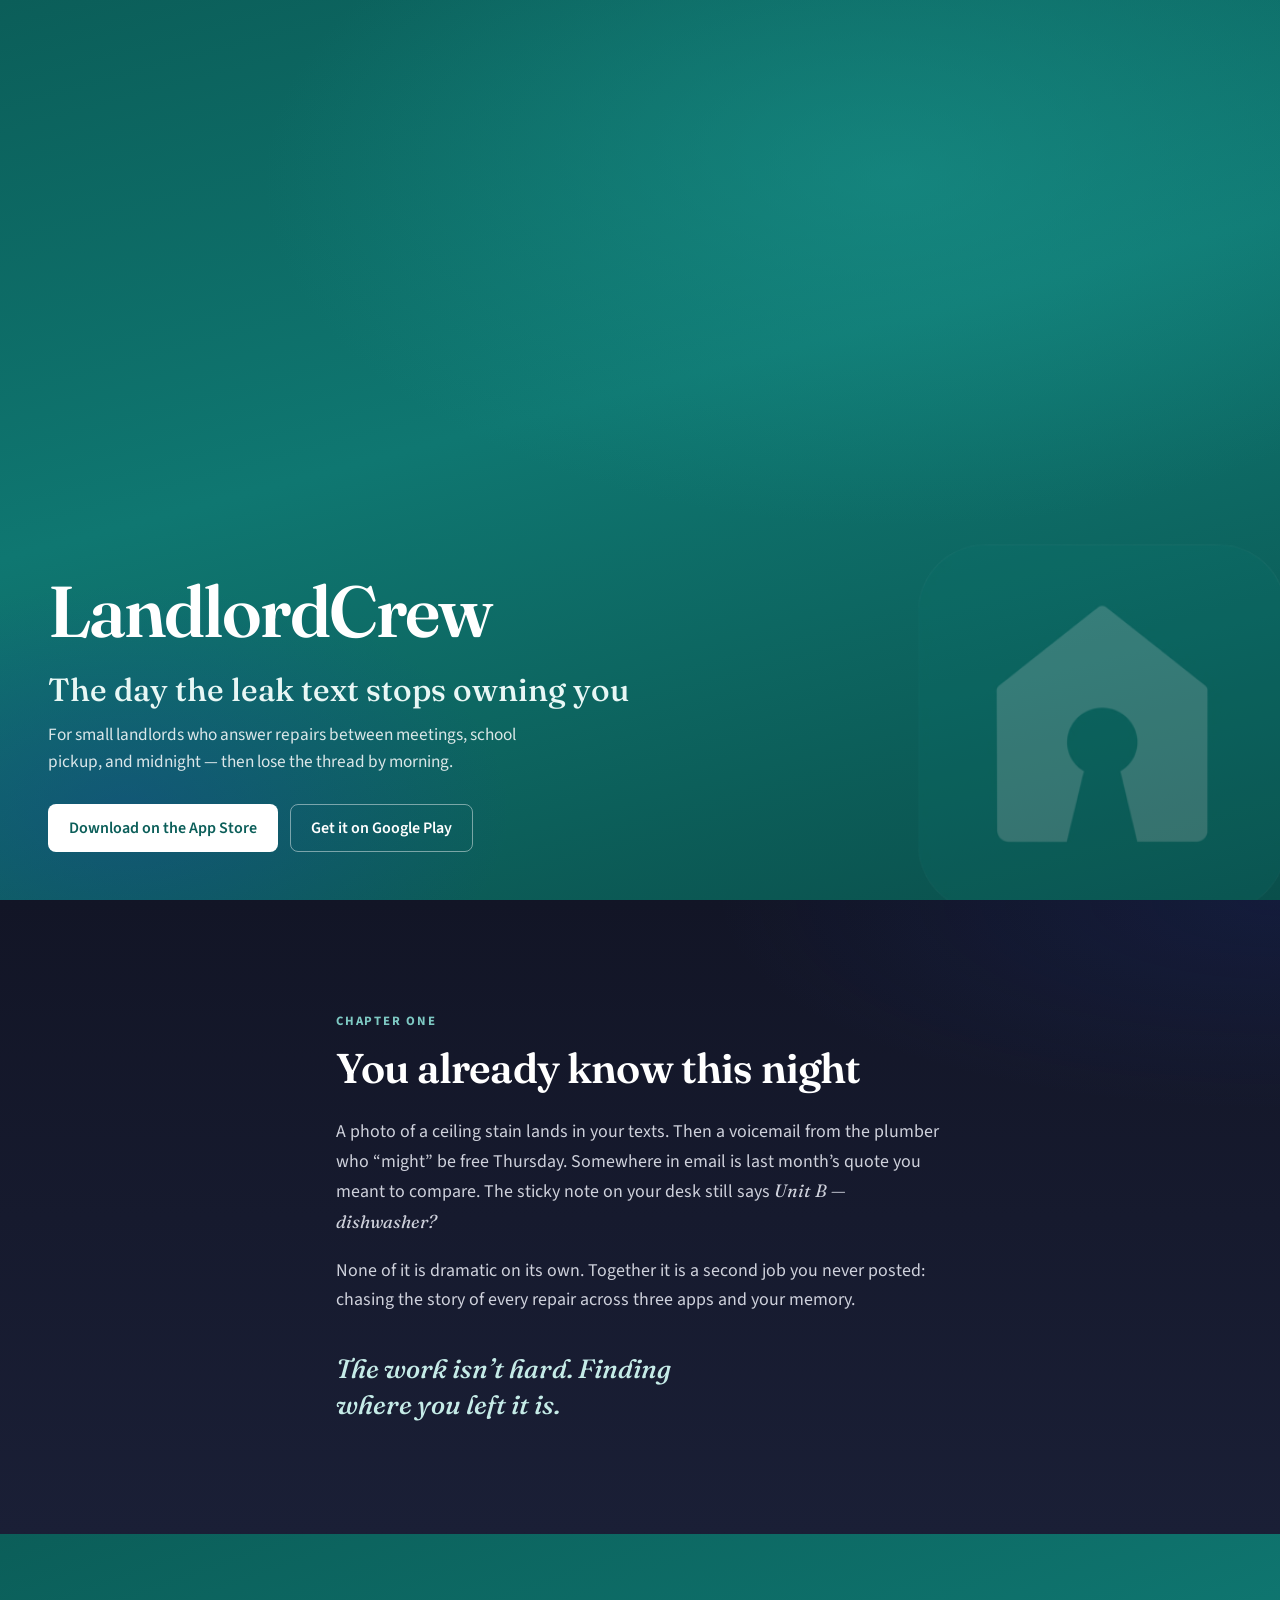
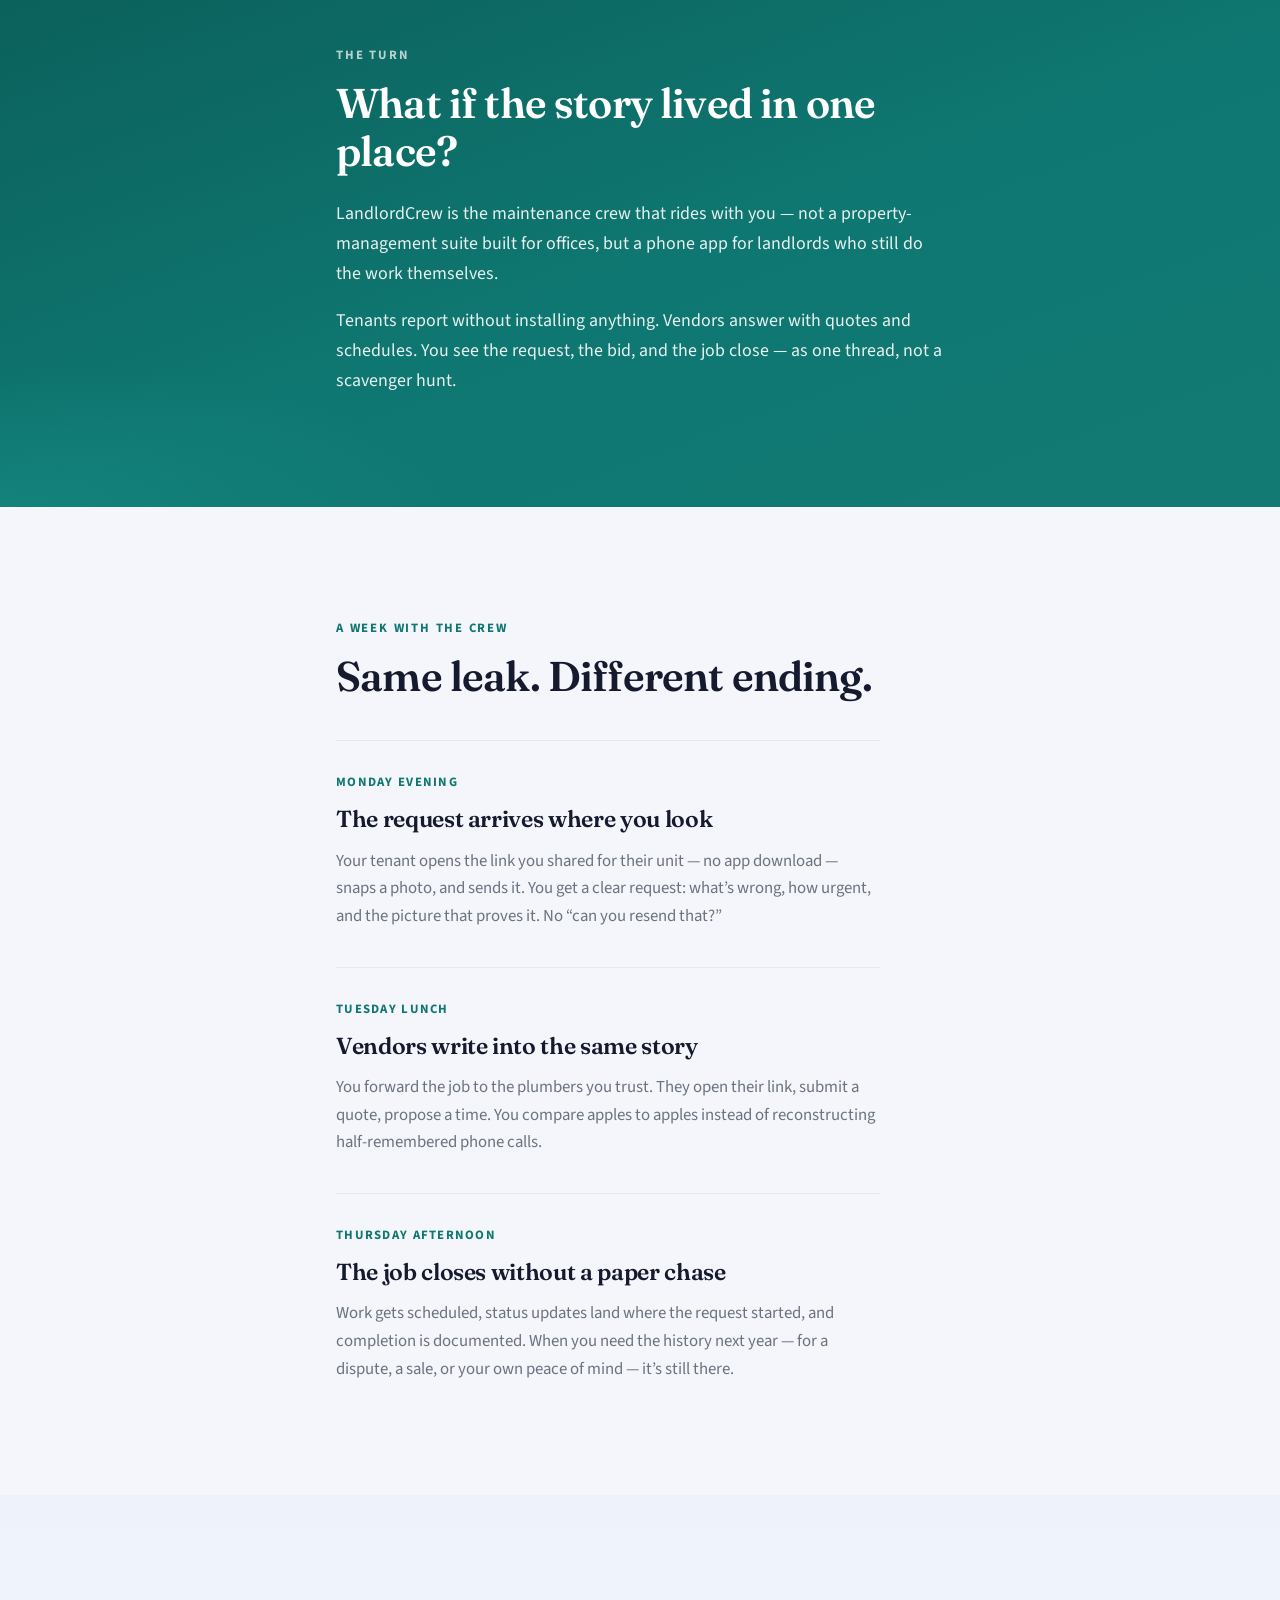
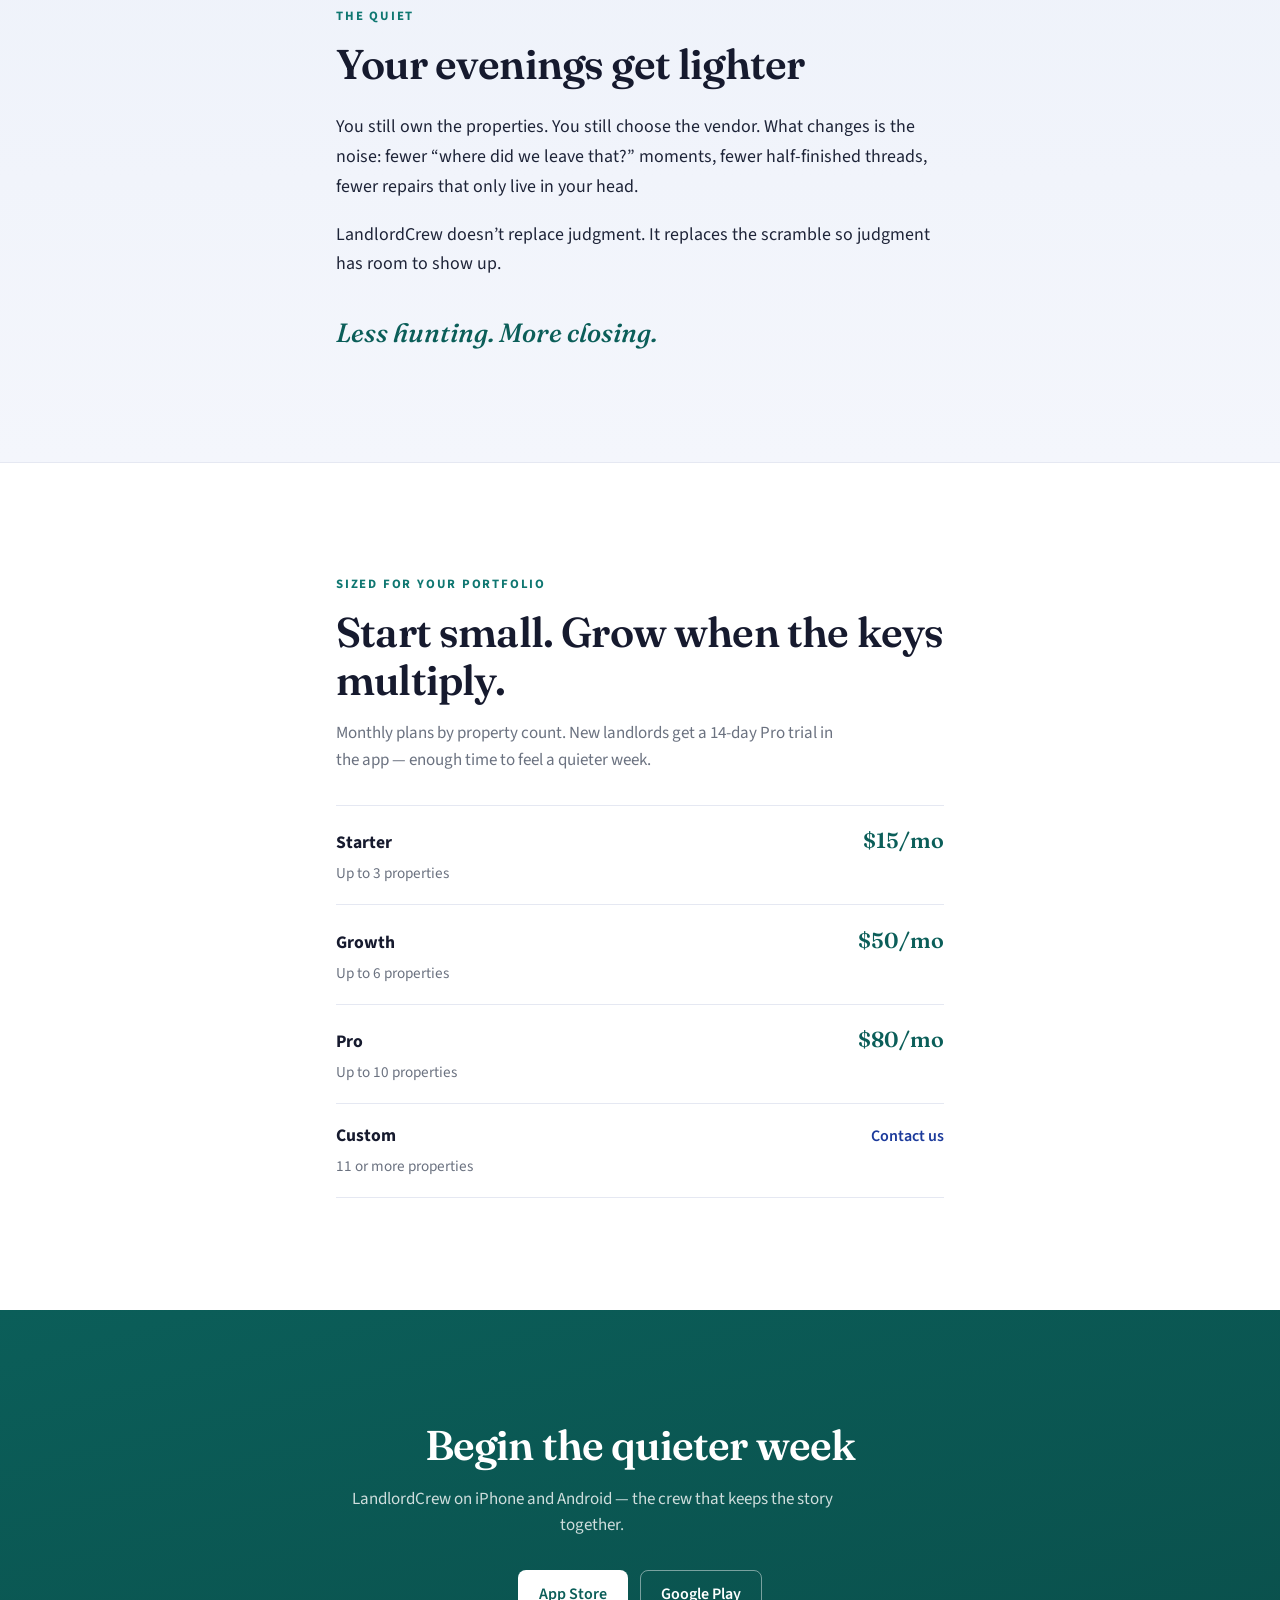
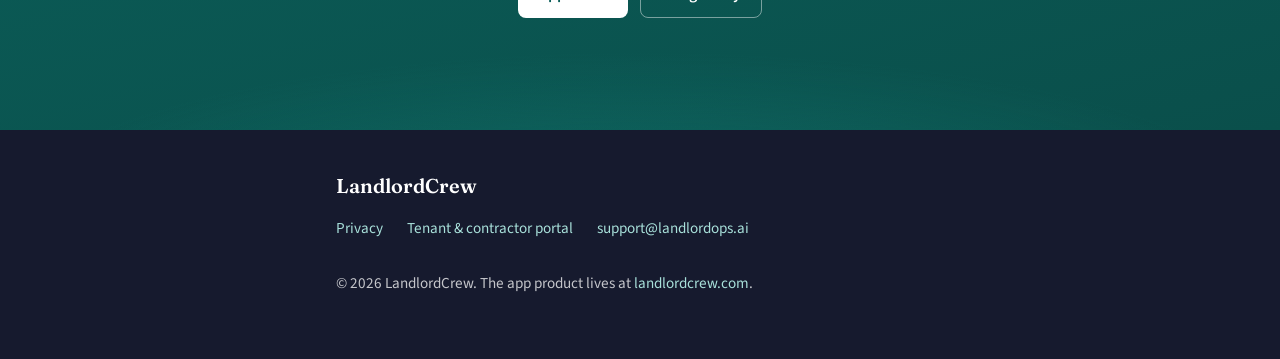
<file: index.html>
<!DOCTYPE html>
<html lang="en">
  <head>
    <meta charset="utf-8" />
    <meta name="viewport" content="width=device-width, initial-scale=1" />
    <title>LandlordCrew — The day the leak text stops owning you</title>
    <meta
      name="description"
      content="LandlordCrew is the maintenance crew in your pocket: tenants report issues, vendors quote, jobs close — so small landlords stop chasing repairs through texts and sticky notes."
    />
    <link rel="canonical" href="https://govikan.github.io/landlordcrew-site/" />
    <meta name="theme-color" content="#0F7771" />
    <meta name="robots" content="index, follow" />

    <meta property="og:type" content="website" />
    <meta property="og:site_name" content="LandlordCrew" />
    <meta
      property="og:title"
      content="LandlordCrew — The day the leak text stops owning you"
    />
    <meta
      property="og:description"
      content="A story of how small landlords take back evenings from scattered repair chaos — with one app for requests, quotes, and jobs."
    />
    <meta
      property="og:url"
      content="https://govikan.github.io/landlordcrew-site/"
    />
    <meta
      property="og:image"
      content="https://govikan.github.io/landlordcrew-site/assets/og-image.png"
    />
    <meta property="og:image:width" content="1200" />
    <meta property="og:image:height" content="630" />
    <meta name="twitter:card" content="summary_large_image" />
    <meta
      name="twitter:title"
      content="LandlordCrew — The day the leak text stops owning you"
    />
    <meta
      name="twitter:description"
      content="Take back evenings from repair chaos. Requests, quotes, and jobs — on iPhone and Android."
    />
    <meta
      name="twitter:image"
      content="https://govikan.github.io/landlordcrew-site/assets/og-image.png"
    />

    <link rel="icon" type="image/png" sizes="32x32" href="./assets/favicon-32.png" />
    <link rel="apple-touch-icon" href="./assets/apple-touch-icon.png" />

    <link rel="preconnect" href="https://fonts.googleapis.com" />
    <link rel="preconnect" href="https://fonts.gstatic.com" crossorigin />
    <link
      href="https://fonts.googleapis.com/css2?family=Fraunces:opsz,wght@9..144,500;600;700&family=Source+Sans+3:wght@400;600;700&display=swap"
      rel="stylesheet"
    />
    <link rel="stylesheet" href="./css/styles.css" />

    <script type="application/ld+json">
      {
        "@context": "https://schema.org",
        "@graph": [
          {
            "@type": "Organization",
            "name": "LandlordCrew",
            "url": "https://govikan.github.io/landlordcrew-site/",
            "logo": "https://govikan.github.io/landlordcrew-site/assets/logo-512.png",
            "email": "support@landlordops.ai"
          },
          {
            "@type": "SoftwareApplication",
            "name": "LandlordCrew",
            "operatingSystem": "iOS",
            "applicationCategory": "BusinessApplication",
            "description": "Property maintenance management for small landlords — tenant requests, vendor quotes, and jobs.",
            "offers": {
              "@type": "AggregateOffer",
              "lowPrice": "15",
              "highPrice": "80",
              "priceCurrency": "USD",
              "offerCount": "3"
            },
            "url": "https://apps.apple.com/app/id6822991206"
          },
          {
            "@type": "SoftwareApplication",
            "name": "LandlordCrew",
            "operatingSystem": "Android",
            "applicationCategory": "BusinessApplication",
            "description": "Property maintenance management for small landlords — tenant requests, vendor quotes, and jobs.",
            "offers": {
              "@type": "AggregateOffer",
              "lowPrice": "15",
              "highPrice": "80",
              "priceCurrency": "USD",
              "offerCount": "3"
            },
            "url": "https://play.google.com/store/apps/details?id=ai.landlordops.landlordops_app"
          },
          {
            "@type": "WebSite",
            "name": "LandlordCrew",
            "url": "https://govikan.github.io/landlordcrew-site/",
            "description": "Discover LandlordCrew for iPhone and Android."
          }
        ]
      }
    </script>
  </head>
  <body>
    <header class="hero">
      <div class="hero-wash" aria-hidden="true"></div>
      <img
        class="hero-mark"
        src="./assets/logo-512.png"
        width="512"
        height="512"
        alt=""
        aria-hidden="true"
      />
      <div class="hero-inner">
        <p class="brand">LandlordCrew</p>
        <h1 class="headline">The day the leak text stops owning you</h1>
        <p class="lede">
          For small landlords who answer repairs between meetings, school
          pickup, and midnight — then lose the thread by morning.
        </p>
        <div class="cta-row">
          <a
            class="cta cta-primary"
            data-store="apple"
            href="https://apps.apple.com/app/id6822991206"
            rel="noopener noreferrer"
            >Download on the App Store</a
          >
          <a
            class="cta cta-secondary"
            data-store="google"
            href="https://play.google.com/store/apps/details?id=ai.landlordops.landlordops_app"
            rel="noopener noreferrer"
            >Get it on Google Play</a
          >
        </div>
      </div>
    </header>

    <main>
      <section class="chapter chapter-night" id="the-mess" aria-labelledby="mess-heading">
        <div class="chapter-inner reveal">
          <p class="chapter-label">Chapter one</p>
          <h2 id="mess-heading">You already know this night</h2>
          <div class="prose">
            <p>
              A photo of a ceiling stain lands in your texts. Then a voicemail
              from the plumber who “might” be free Thursday. Somewhere in email
              is last month’s quote you meant to compare. The sticky note on
              your desk still says <em>Unit B — dishwasher?</em>
            </p>
            <p>
              None of it is dramatic on its own. Together it is a second job
              you never posted: chasing the story of every repair across three
              apps and your memory.
            </p>
          </div>
          <blockquote class="pull">
            The work isn’t hard. Finding where you left it is.
          </blockquote>
        </div>
      </section>

      <section class="chapter chapter-turn" id="the-turn" aria-labelledby="turn-heading">
        <div class="chapter-inner reveal">
          <p class="chapter-label">The turn</p>
          <h2 id="turn-heading">What if the story lived in one place?</h2>
          <div class="prose prose-on-teal">
            <p>
              LandlordCrew is the maintenance crew that rides with you —
              not a property-management suite built for offices, but a phone
              app for landlords who still do the work themselves.
            </p>
            <p>
              Tenants report without installing anything. Vendors answer with
              quotes and schedules. You see the request, the bid, and the job
              close — as one thread, not a scavenger hunt.
            </p>
          </div>
        </div>
      </section>

      <section class="chapter chapter-journey" id="a-week" aria-labelledby="week-heading">
        <div class="chapter-inner">
          <p class="chapter-label reveal">A week with the crew</p>
          <h2 id="week-heading" class="reveal">Same leak. Different ending.</h2>

          <ol class="scenes">
            <li class="scene reveal">
              <time class="scene-when" datetime="">Monday evening</time>
              <h3>The request arrives where you look</h3>
              <p>
                Your tenant opens the link you shared for their unit — no app
                download — snaps a photo, and sends it. You get a clear
                request: what’s wrong, how urgent, and the picture that proves
                it. No “can you resend that?”
              </p>
            </li>
            <li class="scene reveal">
              <time class="scene-when" datetime="">Tuesday lunch</time>
              <h3>Vendors write into the same story</h3>
              <p>
                You forward the job to the plumbers you trust. They open their
                link, submit a quote, propose a time. You compare apples to
                apples instead of reconstructing half-remembered phone calls.
              </p>
            </li>
            <li class="scene reveal">
              <time class="scene-when" datetime="">Thursday afternoon</time>
              <h3>The job closes without a paper chase</h3>
              <p>
                Work gets scheduled, status updates land where the request
                started, and completion is documented. When you need the
                history next year — for a dispute, a sale, or your own peace of
                mind — it’s still there.
              </p>
            </li>
          </ol>
        </div>
      </section>

      <section class="chapter chapter-quiet" id="the-quiet" aria-labelledby="quiet-heading">
        <div class="chapter-inner reveal">
          <p class="chapter-label">The quiet</p>
          <h2 id="quiet-heading">Your evenings get lighter</h2>
          <div class="prose">
            <p>
              You still own the properties. You still choose the vendor. What
              changes is the noise: fewer “where did we leave that?” moments,
              fewer half-finished threads, fewer repairs that only live in your
              head.
            </p>
            <p>
              LandlordCrew doesn’t replace judgment. It replaces the scramble
              so judgment has room to show up.
            </p>
          </div>
          <blockquote class="pull pull-teal">
            Less hunting. More closing.
          </blockquote>
        </div>
      </section>

      <section class="chapter chapter-plans" id="plans" aria-labelledby="plans-heading">
        <div class="chapter-inner reveal">
          <p class="chapter-label">Sized for your portfolio</p>
          <h2 id="plans-heading">Start small. Grow when the keys multiply.</h2>
          <p class="support">
            Monthly plans by property count. New landlords get a 14-day Pro
            trial in the app — enough time to feel a quieter week.
          </p>
          <ul class="plans">
            <li>
              <span class="name">Starter</span>
              <span class="detail">Up to 3 properties</span>
              <span class="price">$15/mo</span>
            </li>
            <li>
              <span class="name">Growth</span>
              <span class="detail">Up to 6 properties</span>
              <span class="price">$50/mo</span>
            </li>
            <li>
              <span class="name">Pro</span>
              <span class="detail">Up to 10 properties</span>
              <span class="price">$80/mo</span>
            </li>
            <li class="custom">
              <span class="name">Custom</span>
              <span class="detail">11 or more properties</span>
              <span class="price"
                ><a href="mailto:support@landlordops.ai">Contact us</a></span
              >
            </li>
          </ul>
        </div>
      </section>

      <section class="chapter chapter-close" id="begin" aria-labelledby="begin-heading">
        <div class="chapter-inner reveal">
          <h2 id="begin-heading">Begin the quieter week</h2>
          <p class="support support-center">
            LandlordCrew on iPhone and Android — the crew that keeps the story
            together.
          </p>
          <div class="cta-row cta-row-center">
            <a
              class="cta cta-primary"
              data-store="apple"
              href="https://apps.apple.com/app/id6822991206"
              rel="noopener noreferrer"
              >App Store</a
            >
            <a
              class="cta cta-on-dark"
              data-store="google"
              href="https://play.google.com/store/apps/details?id=ai.landlordops.landlordops_app"
              rel="noopener noreferrer"
              >Google Play</a
            >
          </div>
        </div>
      </section>
    </main>

    <footer class="site-footer">
      <div class="footer-inner">
        <div class="brand-sm">LandlordCrew</div>
        <nav aria-label="Footer">
          <a href="https://landlordcrew.com/privacy">Privacy</a>
          <a href="https://landlordcrew.com/portal">Tenant &amp; contractor portal</a>
          <a href="mailto:support@landlordops.ai">support@landlordops.ai</a>
        </nav>
        <p>
          © <span id="year"></span> LandlordCrew. The app product lives at
          <a href="https://landlordcrew.com">landlordcrew.com</a>.
        </p>
      </div>
    </footer>

    <script>
      document.getElementById("year").textContent = String(
        new Date().getFullYear()
      );
    </script>
    <script src="./js/site.js" defer></script>
  </body>
</html>
</file>
<file: css/styles.css>
/* LandlordCrew marketing — brand teal from the mobile app */
:root {
  --teal: #0f7771;
  --teal-dark: #0b5e59;
  --teal-bright: #1a948c;
  --navy: #1b3a9b;
  --canvas: #f4f6fc;
  --ink: #161a2e;
  --ink-soft: #1e2438;
  --muted: #6b7280;
  --muted-on-dark: #9aa2b8;
  --white: #ffffff;
  --border: #e5e8f2;
  --font-display: "Fraunces", Georgia, "Times New Roman", serif;
  --font-body: "Source Sans 3", "Source Sans Pro", system-ui, sans-serif;
}

*,
*::before,
*::after {
  box-sizing: border-box;
}

html {
  scroll-behavior: smooth;
}

@media (prefers-reduced-motion: reduce) {
  html {
    scroll-behavior: auto;
  }
  .hero-wash,
  .reveal,
  .cta {
    animation: none !important;
    transition: none !important;
    opacity: 1 !important;
    transform: none !important;
  }
}

body {
  margin: 0;
  color: var(--ink);
  background: var(--canvas);
  font-family: var(--font-body);
  font-size: 1.0625rem;
  line-height: 1.55;
  -webkit-font-smoothing: antialiased;
}

img {
  max-width: 100%;
  height: auto;
  display: block;
}

a {
  color: var(--teal-dark);
}

em {
  font-style: italic;
  font-family: var(--font-display);
}

/* —— Hero: one full-bleed composition —— */
.hero {
  position: relative;
  min-height: 100svh;
  display: flex;
  flex-direction: column;
  justify-content: flex-end;
  padding: clamp(1.5rem, 4vw, 3rem);
  color: var(--white);
  overflow: hidden;
}

.hero-wash {
  position: absolute;
  inset: 0;
  z-index: 0;
  background:
    radial-gradient(ellipse 90% 70% at 70% 20%, rgba(26, 148, 140, 0.55), transparent 55%),
    radial-gradient(ellipse 60% 50% at 10% 90%, rgba(27, 58, 155, 0.35), transparent 50%),
    linear-gradient(165deg, var(--teal-dark) 0%, var(--teal) 45%, #0a4f4b 100%);
  animation: wash-in 1.1s ease-out both;
}

.hero-mark {
  position: absolute;
  right: -8%;
  bottom: -12%;
  width: min(72vw, 560px);
  opacity: 0.18;
  pointer-events: none;
  z-index: 1;
  animation: mark-in 1.2s ease-out 0.15s both;
}

.hero-inner {
  position: relative;
  z-index: 2;
  max-width: 38rem;
}

.brand {
  margin: 0 0 1.25rem;
  font-family: var(--font-display);
  font-size: clamp(2.75rem, 9vw, 4.5rem);
  font-weight: 600;
  letter-spacing: -0.03em;
  line-height: 1.05;
}

.headline {
  margin: 0 0 0.85rem;
  font-family: var(--font-display);
  font-size: clamp(1.45rem, 3.8vw, 2rem);
  font-weight: 500;
  line-height: 1.22;
  color: #e8f7f5;
}

.lede {
  margin: 0 0 1.75rem;
  font-size: 1.08rem;
  color: rgba(255, 255, 255, 0.85);
  max-width: 30rem;
}

.cta-row {
  display: flex;
  flex-wrap: wrap;
  gap: 0.75rem;
}

.cta-row-center {
  justify-content: center;
}

.cta {
  display: inline-flex;
  align-items: center;
  justify-content: center;
  gap: 0.5rem;
  min-height: 3rem;
  padding: 0.65rem 1.25rem;
  border-radius: 0.5rem;
  font-family: var(--font-body);
  font-size: 1rem;
  font-weight: 600;
  text-decoration: none;
  border: 1px solid transparent;
  transition: transform 0.2s ease, background 0.2s ease, border-color 0.2s ease;
}

.cta:hover {
  transform: translateY(-2px);
}

.cta:focus-visible {
  outline: 2px solid #fff;
  outline-offset: 3px;
}

.cta-primary {
  background: var(--white);
  color: var(--teal-dark);
}

.cta-primary:hover {
  background: #f0faf9;
}

.cta-secondary {
  background: transparent;
  color: var(--white);
  border-color: rgba(255, 255, 255, 0.45);
}

.cta-secondary:hover {
  background: rgba(255, 255, 255, 0.1);
  border-color: rgba(255, 255, 255, 0.75);
}

.cta-on-dark {
  background: transparent;
  color: var(--white);
  border-color: rgba(255, 255, 255, 0.45);
}

.cta-on-dark:hover {
  background: rgba(255, 255, 255, 0.1);
}

/* —— Story chapters —— */
.chapter {
  padding: clamp(4rem, 10vw, 7rem) clamp(1.5rem, 4vw, 3rem);
  position: relative;
}

.chapter-inner {
  max-width: 38rem;
  margin: 0 auto;
}

.chapter-label {
  margin: 0 0 0.85rem;
  font-size: 0.8rem;
  font-weight: 700;
  letter-spacing: 0.14em;
  text-transform: uppercase;
  color: var(--teal);
}

.chapter h2 {
  margin: 0 0 1.5rem;
  font-family: var(--font-display);
  font-size: clamp(1.85rem, 4.5vw, 2.6rem);
  font-weight: 600;
  letter-spacing: -0.02em;
  line-height: 1.15;
  color: var(--ink);
}

.chapter .support {
  margin: -0.5rem 0 2rem;
  color: var(--muted);
  max-width: 32rem;
}

.support-center {
  margin-left: auto;
  margin-right: auto;
  text-align: center;
}

.prose p {
  margin: 0 0 1.15rem;
  font-size: 1.12rem;
  line-height: 1.65;
  color: var(--ink-soft);
}

.prose p:last-child {
  margin-bottom: 0;
}

.pull {
  margin: 2.25rem 0 0;
  padding: 0;
  border: none;
  font-family: var(--font-display);
  font-size: clamp(1.35rem, 3vw, 1.65rem);
  font-weight: 500;
  font-style: italic;
  line-height: 1.35;
  color: var(--ink);
  max-width: 22rem;
}

.pull-teal {
  color: var(--teal-dark);
}

/* Chapter atmospheres */
.chapter-night {
  background:
    radial-gradient(ellipse 80% 60% at 100% 0%, rgba(27, 58, 155, 0.18), transparent 55%),
    linear-gradient(180deg, #121526 0%, #1a1f36 100%);
  color: #e8eaf4;
}

.chapter-night .chapter-label {
  color: #7ec9c3;
}

.chapter-night h2 {
  color: var(--white);
}

.chapter-night .prose p {
  color: rgba(232, 234, 244, 0.88);
}

.chapter-night .pull {
  color: #c5ebe7;
}

.chapter-turn {
  background:
    radial-gradient(ellipse 70% 50% at 0% 100%, rgba(26, 148, 140, 0.4), transparent 50%),
    linear-gradient(160deg, var(--teal-dark) 0%, var(--teal) 55%, #127a73 100%);
  color: var(--white);
}

.chapter-turn .chapter-label {
  color: rgba(255, 255, 255, 0.7);
}

.chapter-turn h2 {
  color: var(--white);
}

.prose-on-teal p {
  color: rgba(255, 255, 255, 0.9);
}

.chapter-journey {
  background: var(--canvas);
}

.chapter-quiet {
  background:
    linear-gradient(180deg, #eef2fa 0%, var(--canvas) 100%);
}

.chapter-plans {
  background: var(--white);
  border-top: 1px solid var(--border);
}

.chapter-close {
  background:
    radial-gradient(ellipse 90% 70% at 50% 120%, rgba(26, 148, 140, 0.35), transparent 55%),
    linear-gradient(165deg, var(--teal-dark) 0%, #0a4f4b 100%);
  color: var(--white);
  text-align: center;
}

.chapter-close h2 {
  color: var(--white);
}

.chapter-close .support {
  color: rgba(255, 255, 255, 0.8);
}

.chapter-close .cta-primary {
  background: var(--white);
  color: var(--teal-dark);
}

/* Scenes — narrative beats, not feature cards */
.scenes {
  margin: 2.5rem 0 0;
  padding: 0;
  list-style: none;
  display: flex;
  flex-direction: column;
  gap: 0;
}

.scene {
  padding: 2rem 0 2.25rem;
  border-top: 1px solid var(--border);
  max-width: 34rem;
}

.scene:last-child {
  padding-bottom: 0;
}

.scene-when {
  display: block;
  margin: 0 0 0.5rem;
  font-size: 0.8rem;
  font-weight: 700;
  letter-spacing: 0.1em;
  text-transform: uppercase;
  color: var(--teal);
}

.scene h3 {
  margin: 0 0 0.65rem;
  font-family: var(--font-display);
  font-size: clamp(1.25rem, 2.5vw, 1.45rem);
  font-weight: 600;
  letter-spacing: -0.015em;
  color: var(--ink);
}

.scene p {
  margin: 0;
  color: var(--muted);
  font-size: 1.05rem;
  line-height: 1.65;
}

/* Plans */
.plans {
  margin: 0;
  padding: 0;
  list-style: none;
  border-top: 1px solid var(--border);
}

.plans li {
  display: grid;
  grid-template-columns: 1fr auto;
  gap: 0.35rem 1rem;
  align-items: baseline;
  padding: 1.15rem 0;
  border-bottom: 1px solid var(--border);
}

.plans .name {
  font-weight: 700;
  font-size: 1.1rem;
  color: var(--ink);
}

.plans .detail {
  grid-column: 1;
  color: var(--muted);
  font-size: 0.95rem;
}

.plans .price {
  grid-column: 2;
  grid-row: 1 / span 2;
  font-family: var(--font-display);
  font-size: 1.35rem;
  font-weight: 600;
  color: var(--teal-dark);
  white-space: nowrap;
}

.plans .custom .price {
  font-size: 1rem;
  font-family: var(--font-body);
  font-weight: 600;
}

.plans a {
  color: var(--navy);
  font-weight: 600;
  text-decoration: none;
}

.plans a:hover {
  text-decoration: underline;
}

/* Footer */
.site-footer {
  padding: 2.5rem clamp(1.5rem, 4vw, 3rem) 3rem;
  background: var(--ink);
  color: rgba(255, 255, 255, 0.75);
  font-size: 0.95rem;
}

.site-footer .footer-inner {
  max-width: 38rem;
  margin: 0 auto;
  display: flex;
  flex-direction: column;
  gap: 1rem;
}

.site-footer .brand-sm {
  font-family: var(--font-display);
  font-size: 1.25rem;
  font-weight: 600;
  color: var(--white);
}

.site-footer nav {
  display: flex;
  flex-wrap: wrap;
  gap: 1rem 1.5rem;
}

.site-footer a {
  color: #a8e0da;
  text-decoration: none;
}

.site-footer a:hover {
  text-decoration: underline;
}

/* Motion */
@keyframes wash-in {
  from {
    opacity: 0;
    transform: scale(1.04);
  }
  to {
    opacity: 1;
    transform: scale(1);
  }
}

@keyframes mark-in {
  from {
    opacity: 0;
    transform: translateY(24px);
  }
  to {
    opacity: 0.18;
    transform: translateY(0);
  }
}

.reveal {
  opacity: 0;
  transform: translateY(1.15rem);
  transition: opacity 0.65s ease, transform 0.65s ease;
}

.reveal.is-visible {
  opacity: 1;
  transform: translateY(0);
}

.scenes .scene.reveal:nth-child(2) {
  transition-delay: 0.08s;
}

.scenes .scene.reveal:nth-child(3) {
  transition-delay: 0.16s;
}
</file>
